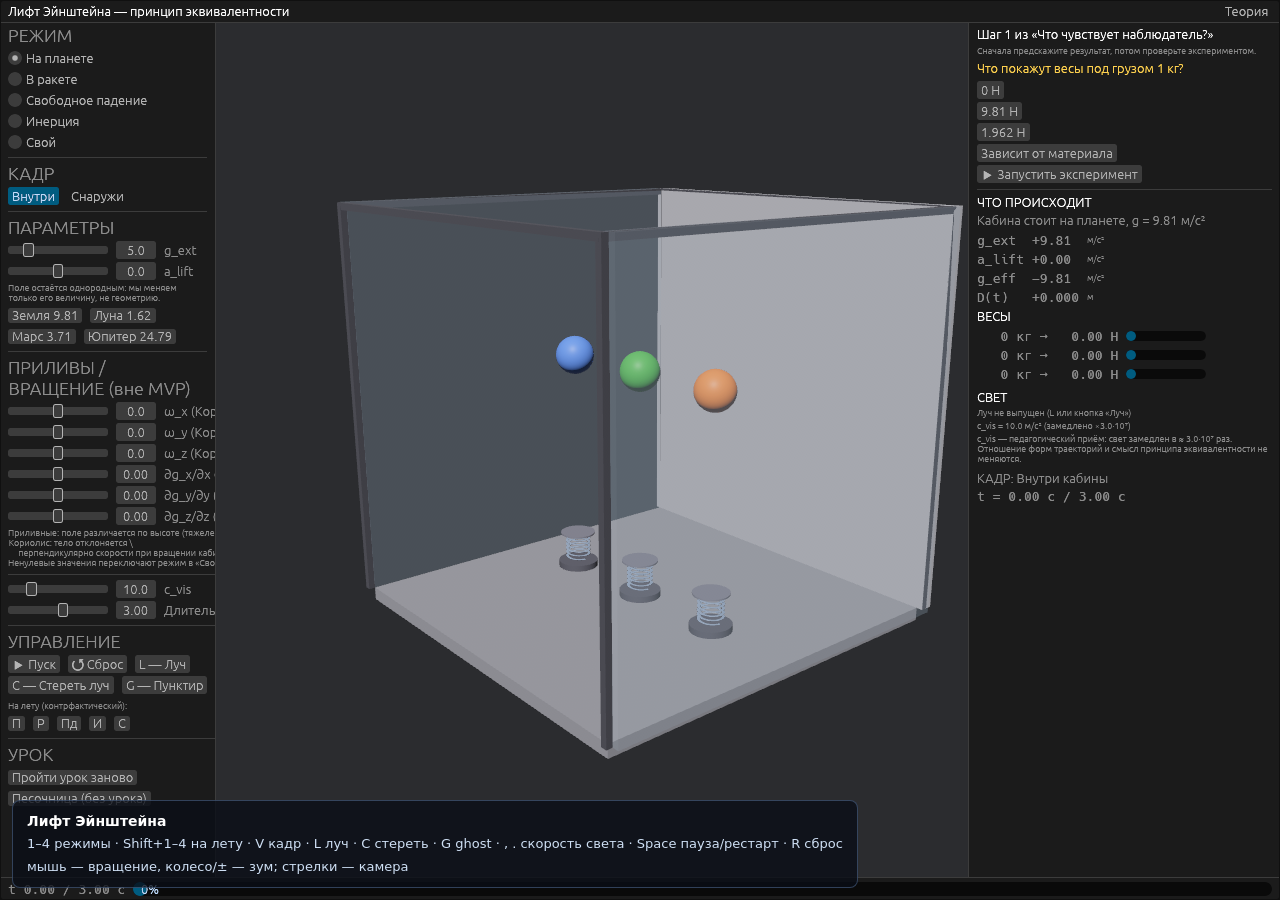
<file: index.html>
<!DOCTYPE html>
<html lang="ru">
<head>
  <meta charset="utf-8" />
  <meta name="viewport" content="width=device-width, initial-scale=1" />
  <title>Лифт Эйнштейна</title>
  <!-- data-trunk обязателен: без него trunk 0.21 не копирует styles.css
       в dist (проверено: plain <link rel="stylesheet"> игнорируется) -->
  <link rel="stylesheet" href="./styles-8e9ec7352b569160.css" integrity="sha384-tnv7HkOHz0isgJPANY3EltzDp//rw+DCeOl15ftBV7nRlIWXyHgqAlQJ+mUsWAJ0"/>
  <!-- data-wasm-opt: единственное место применения wasm-opt (T05 §4.3) -->
  
<script type="module">
import init, * as bindings from './lift-app-2a5d4c38c586fe6e.js';
const wasm = await init({ module_or_path: './lift-app-2a5d4c38c586fe6e_bg.wasm' });


window.wasmBindings = bindings;


dispatchEvent(new CustomEvent("TrunkApplicationStarted", {detail: {wasm}}));

</script>
<link rel="modulepreload" href="./lift-app-2a5d4c38c586fe6e.js" crossorigin="anonymous" integrity="sha384-Y2J7uWtx6xBid6lfcRG1rjbqi05/hqXc/yo4ajCDIg9H6VGFIPVf0jaq8M2S1/xk"><link rel="preload" href="./lift-app-2a5d4c38c586fe6e_bg.wasm" crossorigin="anonymous" integrity="sha384-ATKv18Gft3s2HYGFJAfi+jJSCt+U5Ngl4uZpn7iD6lDdbbLFgCSyAG5spG+L+mHe" as="fetch" type="application/wasm"></head>
<body>
  <div id="hud">
    <b>Лифт Эйнштейна</b>
    <span>1–4 режимы · Shift+1–4 на лету · V кадр · L луч · C стереть · G ghost · , . скорость света · Space пауза/рестарт · R сброс</span>
    <span>мышь — вращение, колесо/± — зум; стрелки — камера</span>
  </div>
</body>
</html>
</file>
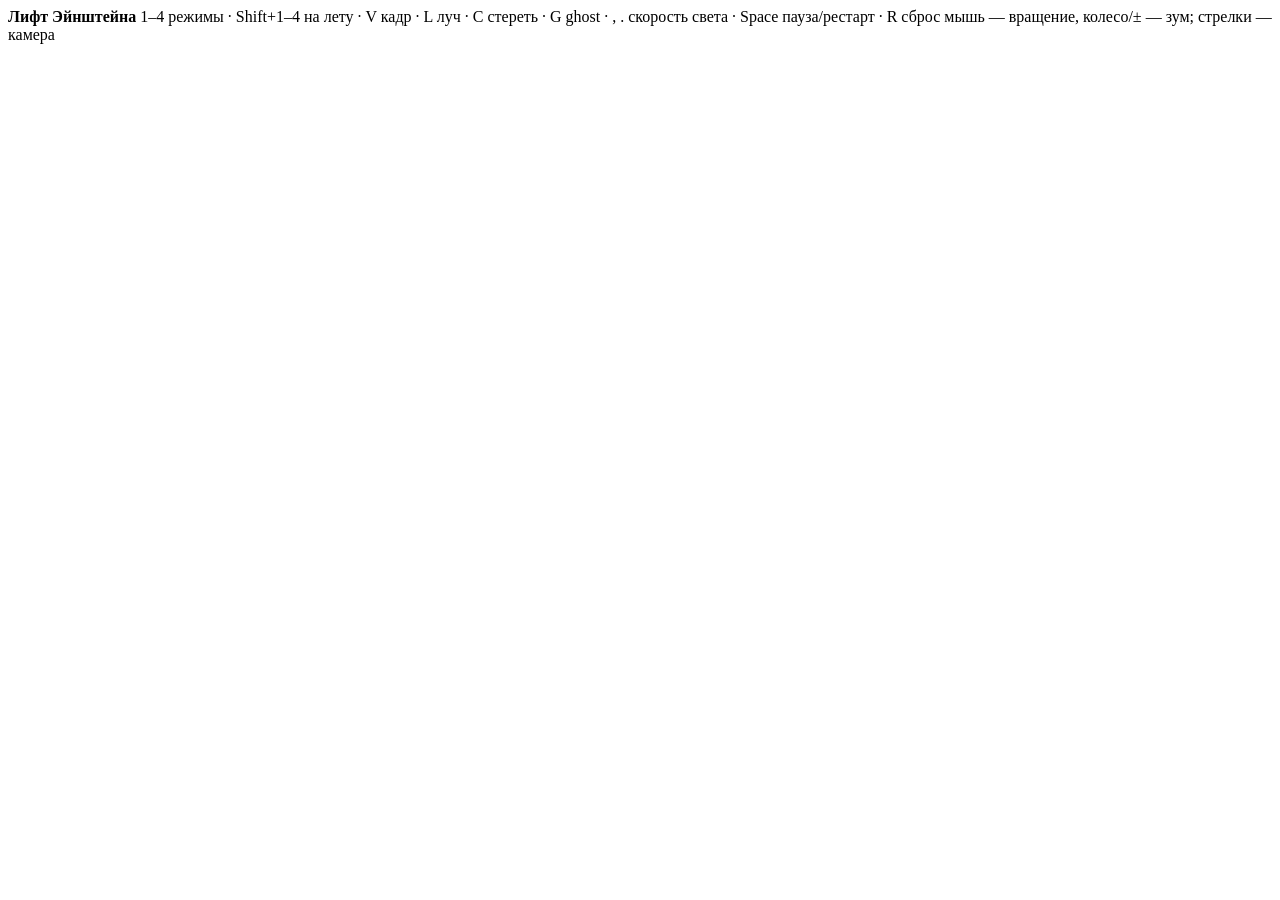
<file: web/index.html>
<!DOCTYPE html>
<html lang="ru">
<head>
  <meta charset="utf-8" />
  <meta name="viewport" content="width=device-width, initial-scale=1" />
  <title>Лифт Эйнштейна</title>
  <!-- data-trunk обязателен: без него trunk 0.21 не копирует styles.css
       в dist (проверено: plain <link rel="stylesheet"> игнорируется) -->
  <link data-trunk rel="css" href="styles.css" />
  <!-- data-wasm-opt: единственное место применения wasm-opt (T05 §4.3) -->
  <link data-trunk rel="rust" href="../crates/lift-app/Cargo.toml" data-bin="lift-app" data-wasm-opt="z" data-wasm-opt-params="--all-features" />
</head>
<body>
  <div id="hud">
    <b>Лифт Эйнштейна</b>
    <span>1–4 режимы · Shift+1–4 на лету · V кадр · L луч · C стереть · G ghost · , . скорость света · Space пауза/рестарт · R сброс</span>
    <span>мышь — вращение, колесо/± — зум; стрелки — камера</span>
  </div>
</body>
</html>
</file>
<file: styles-8e9ec7352b569160.css>
html,
body {
  margin: 0;
  padding: 0;
  width: 100%;
  height: 100%;
  overflow: hidden;
  background: #101018;
}

canvas {
  display: block;
  width: 100vw;
  height: 100vh;
}

#hud {
  position: fixed;
  left: 12px;
  bottom: 12px;
  z-index: 10;
  display: flex;
  flex-direction: column;
  gap: 4px;
  padding: 10px 14px;
  background: rgba(10, 14, 22, 0.78);
  border: 1px solid rgba(120, 160, 220, 0.35);
  border-radius: 8px;
  color: #cfe0f5;
  font: 13px/1.45 system-ui, sans-serif;
  pointer-events: none;
}
#hud b { color: #fff; font-size: 14px; }
</file>
<file: web/styles.css>
html,
body {
  margin: 0;
  padding: 0;
  width: 100%;
  height: 100%;
  overflow: hidden;
  background: #101018;
}

canvas {
  display: block;
  width: 100vw;
  height: 100vh;
}

#hud {
  position: fixed;
  left: 12px;
  bottom: 12px;
  z-index: 10;
  display: flex;
  flex-direction: column;
  gap: 4px;
  padding: 10px 14px;
  background: rgba(10, 14, 22, 0.78);
  border: 1px solid rgba(120, 160, 220, 0.35);
  border-radius: 8px;
  color: #cfe0f5;
  font: 13px/1.45 system-ui, sans-serif;
  pointer-events: none;
}
#hud b { color: #fff; font-size: 14px; }
</file>
